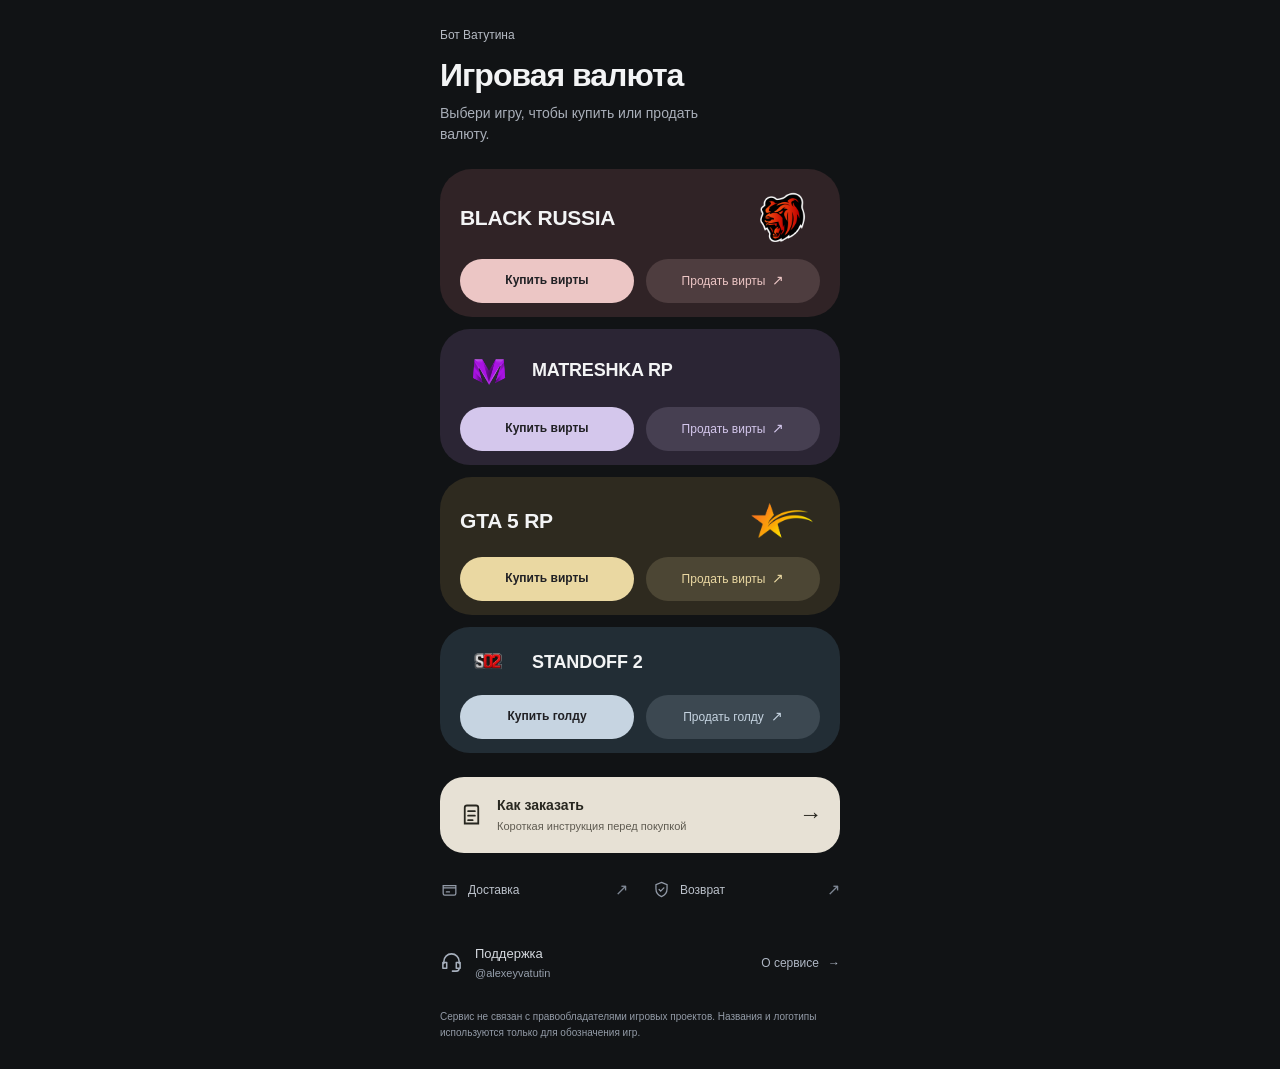
<file: index.html>
<!DOCTYPE html>
<html lang="ru">
<head>
  <meta charset="UTF-8">
  <meta name="viewport" content="width=device-width, initial-scale=1.0, maximum-scale=1.0, user-scalable=no">
  <meta name="theme-color" content="#111315">
  <title>Бот Ватутина</title>
  <script src="https://telegram.org/js/telegram-web-app.js"></script>
  <link rel="stylesheet" href="./style.css?v=31-final-notice9">
</head>
<body>
  <div class="container">
    <div id="home" class="screen active">
      <div class="card home-content">
        <header class="home-heading">
          <div class="home-brand">Бот Ватутина</div>
          <h1 class="title">Игровая валюта</h1>
          <p class="subtitle">Выбери игру, чтобы купить или продать валюту.</p>
        </header>

        <section class="game-catalog" aria-label="Выбор игры">

          <article class="game-card game-card-br">
            <div class="game-card-top">
              <img class="catalog-logo" src="black-russia.png" alt="" aria-hidden="true">
              <span class="game-unit">Вирты</span>
            </div>
            <h2 class="game-card-name">BLACK RUSSIA</h2>
            <div class="game-card-actions">
              <button class="btn game-buy" type="button" onclick="buyGameFromHome('br')" aria-label="Купить вирты — BLACK RUSSIA">Купить вирты</button>
              <button class="game-sell" type="button" onclick="sellGameFromHome('br')" aria-label="Продать вирты — BLACK RUSSIA">Продать вирты<span aria-hidden="true">↗</span></button>
            </div>
          </article>
          <article class="game-card game-card-mat">
            <div class="game-card-top">
              <img class="catalog-logo" src="matreshka.png" alt="" aria-hidden="true">
              <span class="game-unit">Вирты</span>
            </div>
            <h2 class="game-card-name">MATRESHKA RP</h2>
            <div class="game-card-actions">
              <button class="btn game-buy" type="button" onclick="buyGameFromHome('mat')" aria-label="Купить вирты — MATRESHKA RP">Купить вирты</button>
              <button class="game-sell" type="button" onclick="sellGameFromHome('mat')" aria-label="Продать вирты — MATRESHKA RP">Продать вирты<span aria-hidden="true">↗</span></button>
            </div>
          </article>
          <article class="game-card game-card-gta">
            <div class="game-card-top">
              <img class="catalog-logo" src="gta5rp.png" alt="" aria-hidden="true">
              <span class="game-unit">Вирты</span>
            </div>
            <h2 class="game-card-name">GTA 5 RP</h2>
            <div class="game-card-actions">
              <button class="btn game-buy" type="button" onclick="buyGameFromHome('gta')" aria-label="Купить вирты — GTA 5 RP">Купить вирты</button>
              <button class="game-sell" type="button" onclick="sellGameFromHome('gta')" aria-label="Продать вирты — GTA 5 RP">Продать вирты<span aria-hidden="true">↗</span></button>
            </div>
          </article>
          <article class="game-card game-card-so2">
            <div class="game-card-top">
              <img class="catalog-logo" src="standoff.png" alt="" aria-hidden="true">
              <span class="game-unit">Голда</span>
            </div>
            <h2 class="game-card-name">STANDOFF 2</h2>
            <div class="game-card-actions">
              <button class="btn game-buy" type="button" onclick="buyGameFromHome('so2')" aria-label="Купить голду — STANDOFF 2">Купить голду</button>
              <button class="game-sell" type="button" onclick="sellGameFromHome('so2')" aria-label="Продать голду — STANDOFF 2">Продать голду<span aria-hidden="true">↗</span></button>
            </div>
          </article>
        </section>

        <nav class="home-help" aria-label="Информация о заказе">
          <button class="order-guide-link" type="button" onclick="openOrderGuide()">
            <svg viewBox="0 0 24 24" fill="none" aria-hidden="true">
              <path d="M8 4h8a2 2 0 0 1 2 2v14H6V6a2 2 0 0 1 2-2Z" stroke="currentColor" stroke-width="1.6"/>
              <path d="M9 9h6M9 13h6M9 17h4" stroke="currentColor" stroke-width="1.6" stroke-linecap="round"/>
            </svg>
            <span class="guide-copy"><strong>Как заказать</strong><span>Короткая инструкция перед покупкой</span></span>
            <span class="guide-arrow" aria-hidden="true">→</span>
          </button>
          <div class="home-help-links">
            <button class="home-link" type="button" onclick="openDeliveryInfo()">
              <svg viewBox="0 0 24 24" fill="none" aria-hidden="true"><path d="M4 7h16v10a2 2 0 0 1-2 2H6a2 2 0 0 1-2-2V7ZM4 10h16M8 15h4" stroke="currentColor" stroke-width="1.6" stroke-linecap="round"/></svg>
              <span>Доставка</span><span class="link-arrow" aria-hidden="true">↗</span>
            </button>
            <button class="home-link" type="button" onclick="openRefundInfo()">
              <svg viewBox="0 0 24 24" fill="none" aria-hidden="true"><path d="M12 3 19 6v5c0 4.4-2.8 8.3-7 10-4.2-1.7-7-5.6-7-10V6l7-3Z" stroke="currentColor" stroke-width="1.6"/><path d="m9 12 2 2 4-4" stroke="currentColor" stroke-width="1.6" stroke-linecap="round"/></svg>
              <span>Возврат</span><span class="link-arrow" aria-hidden="true">↗</span>
            </button>
          </div>
        </nav>

        <div class="home-contact-row">
          <button class="home-support" type="button" onclick="openSupport()">
            <svg viewBox="0 0 24 24" fill="none" aria-hidden="true"><path d="M4 13v-2a8 8 0 0 1 16 0v2M4 12H3v6h4v-6H4Zm16 0h1v6h-4v-6h3ZM20 18a3 3 0 0 1-3 3h-4" stroke="currentColor" stroke-width="1.6" stroke-linecap="round" stroke-linejoin="round"/></svg>
            <span><strong>Поддержка</strong><small>@alexeyvatutin</small></span>
          </button>
          <button class="home-about" type="button" onclick="openInfo()">О сервисе <span aria-hidden="true">→</span></button>
        </div>
        <div class="footer">
          Сервис не связан с правообладателями игровых проектов. Названия и логотипы используются только для обозначения игр.
        </div>
      </div>
    </div>

    <div id="actions" class="screen">
      <div class="card">
        <div class="topbar">
          <button class="back-btn" onclick="goHome()">←</button>
          <div>
            <div class="section-title">Выбор действия</div>
            <h2 id="actionsTitle">Игра</h2>
          </div>
        </div>

        <div class="badge-row">
          <div class="badge">Игра: <strong id="actionsGameBadge">—</strong></div>
        </div>

        <div class="stack">
          <button class="btn btn-primary center" onclick="openBuyFlow()">КУПИТЬ ВИРТЫ</button>
          <button class="btn btn-sell" onclick="sellVirts()">ПРОДАТЬ ВИРТЫ</button>
        </div>

        <div class="footer">
          Покупка открывает оформление заказа. 
          Продажа оформляется как заявка менеджеру в Telegram.
        </div>
      </div>
    </div>

    <div id="servers" class="screen">
      <div class="card">
        <div class="topbar">
          <button class="back-btn" onclick="goActions()">←</button>
          <div>
            <div class="section-title">Купить вирты</div>
            <h2>Выбор сервера</h2>
          </div>
        </div>

        <div class="badge-row">
          <div class="badge">Игра: <strong id="serversGameBadge">—</strong></div>
        </div>

        <input id="serverSearch" class="search-box" placeholder="Поиск сервера..." oninput="filterServers()" enterkeyhint="search" autocomplete="off">
        <div id="serversContainer" class="servers-wrapper"></div>
      </div>
    </div>

    <div id="buy" class="screen">
      <div class="card">
        <div class="topbar">
          <button class="back-btn" onclick="goServers()">←</button>
          <div>
            <div class="section-title">Оформление заказа</div>
            <h2>Покупка виртов</h2>
          </div>
        </div>

        <div class="selected-box">
          <div class="selected-row"><span>Игра</span><strong id="buyGameName">—</strong></div>
          <div class="selected-row"><span>Сервер</span><strong id="buyServerName">—</strong></div>
          <div class="selected-row"><span>Получение</span><strong id="buyDeliveryMethodText">Трейдом</strong></div>
        </div>

        <input id="nickname" class="field" placeholder="Введите игровой ник" enterkeyhint="done" autocomplete="off" autocapitalize="none" spellcheck="false">

        <div class="delivery-box">
          <div class="section-title">Способ получения</div>
          <div class="delivery-toggle">
            <button type="button" id="deliveryTradeBtn" class="delivery-option active" onclick="setDeliveryMethod('trade')">
              Получить трейдом
            </button>
            <button type="button" id="deliveryBankBtn" class="delivery-option" onclick="setDeliveryMethod('bank')">
              Получить банком
            </button>
          </div>
          <input id="bankAccount" class="field delivery-extra" type="text" inputmode="numeric" placeholder="Номер банковского счёта" oninput="sanitizeBankAccount()" enterkeyhint="done" autocomplete="off">
          <div id="deliveryHint" class="delivery-hint">Выдача будет отмечена как трейд.</div>
        </div>

        <input id="promoInput" class="field" placeholder="Промокод (необязательно)" oninput="handlePromoInput()" enterkeyhint="done" autocomplete="off" autocapitalize="characters" spellcheck="false">
        <div id="promoStatus" class="helper-text"></div>

        <div class="grid-2">
          <div class="input-group">
            <label for="virtualAmount">Количество валюты (кк)</label>
            <input id="virtualAmount" class="field" type="number" min="0" step="0.01" placeholder="Например, 10" oninput="updateFromVirtual()" enterkeyhint="done" autocomplete="off">
          </div>
          <div class="input-group">
            <label for="moneyAmount">Сумма по курсу (₽)</label>
            <input id="moneyAmount" class="field" type="number" min="0" step="0.01" placeholder="Например, 450" oninput="updateFromMoney()" enterkeyhint="done" autocomplete="off">
          </div>
        </div>

        <div class="discounts">
          <div class="discounts-title">Тарифы и скидки</div>
          <div id="discountsList"></div>
        </div>

        <div class="summary-box">
          <div class="summary-row"><span>Курс</span><strong id="rateText">—</strong></div>
          <div class="summary-row"><span>Сумма без промокода</span><strong id="subtotalText">0 ₽</strong></div>
          <div class="summary-row"><span>Скидка по промокоду</span><strong id="promoDiscountText">0 ₽</strong></div>
          <div class="summary-row total"><span>Итого</span><strong id="totalText">0 ₽</strong></div>
        </div>

        <button class="btn btn-primary center" onclick="buy()">Купить</button>

        <div class="footer">
          Заявку обработает менеджер. Сумму и промокод подтвердит менеджер; онлайн-оплаты в мини-приложении нет.
        </div>
      </div>
    </div>



    <div id="orderGuide" class="screen">
      <div class="card">
        <div class="topbar">
          <button class="back-btn" onclick="goHome()">←</button>
          <div>
            <div class="section-title">Информация</div>
            <h2>Как проходит заказ</h2>
          </div>
        </div>

        <div class="info-box">
          <div class="info-box-title">Порядок оформления</div>
          <div class="info-box-text">
            Выберите игру, сервер, количество игровой валюты и способ получения. После оформления заказ передаётся в обработку, а данные проверяются менеджером.
          </div>
        </div>

        <div class="info-box">
          <div class="info-box-title">Что нужно указать</div>
          <div class="info-box-text">
            Для оформления потребуются игровой ник, выбранный сервер, объём заказа и способ получения: трейдом или через игровой банк, если такой способ доступен.
          </div>
        </div>
      </div>
    </div>

    <div id="deliveryInfo" class="screen">
      <div class="card">
        <div class="topbar">
          <button class="back-btn" onclick="goHome()">←</button>
          <div>
            <div class="section-title">Информация</div>
            <h2>Оплата и доставка</h2>
          </div>
        </div>

        <div class="info-box">
          <div class="info-box-title">Цифровой товар</div>
          <div class="info-box-text">
            Товар является цифровым. Физическая доставка не осуществляется. Передача выполняется внутри выбранной игры на указанном сервере.
          </div>
        </div>

        <div class="info-box">
          <div class="info-box-title">Способ получения</div>
          <div class="info-box-text">
            Доступные способы получения: трейдом или через игровой банк, если такой способ предусмотрен для выбранной игры и сервера.
          </div>
        </div>
      </div>
    </div>

    <div id="refundInfo" class="screen">
      <div class="card">
        <div class="topbar">
          <button class="back-btn" onclick="goHome()">←</button>
          <div>
            <div class="section-title">Информация</div>
            <h2>Возврат и отмена</h2>
          </div>
        </div>

        <div class="info-box">
          <div class="info-box-title">Отмена заказа</div>
          <div class="info-box-text">
            Заказ можно отменить до начала выполнения. Если заказ уже выполнен и цифровой товар передан покупателю, возврат невозможен, кроме случаев ошибки со стороны сервиса.
          </div>
        </div>

        <div class="info-box">
          <div class="info-box-title">Если заказ не выполнен</div>
          <div class="info-box-text">
            Если заказ не может быть выполнен по техническим причинам, покупателю предлагается возврат средств или согласование другого способа выполнения.
          </div>
        </div>
      </div>
    </div>

    <div id="info" class="screen">
      <div class="card">
        <div class="topbar">
          <button class="back-btn" onclick="goHome()">←</button>
          <div>
            <div class="section-title">О сервисе</div>
            <h2>Информация</h2>
          </div>
        </div>

        <div class="info-box">
          <div class="info-box-title">О сервисе</div>
          <div class="info-box-text">
            Через mini-app можно оформить заказ на цифровые игровые товары и услуги.
            Подробные условия использования сервиса размещены в разделах ниже.
          </div>
        </div>

        <div class="stack">
          <button class="btn btn-secondary" onclick="openPrivacyPolicy()">Политика конфиденциальности</button>
          <button class="btn btn-secondary" onclick="openUserAgreement()">Пользовательское соглашение</button>

          <button class="btn btn-secondary" onclick="openSupport()">Поддержка</button>
        </div>
      </div>
    </div>

    <div id="privacy" class="screen">
      <div class="card">
        <div class="topbar">
          <button class="back-btn" onclick="goInfo()">←</button>
          <div>
            <div class="section-title">О сервисе</div>
            <h2>Политика конфиденциальности</h2>
          </div>
        </div>

        <div class="legal-text">
Политика конфиденциальности

1. Общие положения
Настоящая политика конфиденциальности определяет порядок обработки информации пользователей сервиса t.me/alexeyvatutin_bot и mini-app.

2. Какие данные могут использоваться
- Telegram username и технические данные Telegram;
- игровой ник;
- выбранная игра, сервер, объём заказа;
- промокод;
- способ получения заказа;
- номер игрового банковского счёта, если выбран способ получения банком.

3. Для чего используются данные
- оформление и обработка заказа;
- связь с пользователем;
- предоставление поддержки;
- улучшение работы сервиса;
- предотвращение злоупотреблений.

4. Передача третьим лицам
Данные могут передаваться только в объёме, необходимом для обработки платежей, исполнения требований законодательства или защиты сервиса.

5. Контакты
По вопросам обработки данных: @alexeyvatutin
        </div>
      </div>
    </div>

    <div id="agreement" class="screen">
      <div class="card">
        <div class="topbar">
          <button class="back-btn" onclick="goInfo()">←</button>
          <div>
            <div class="section-title">О сервисе</div>
            <h2>Пользовательское соглашение</h2>
          </div>
        </div>

        <div class="legal-text">
Пользовательское соглашение

1. Общие положения
Сервис t.me/alexeyvatutin_bot и mini-app предоставляет возможность оформления заказов на цифровые игровые товары и услуги.

2. Обязанности пользователя
Пользователь обязуется:
- указывать корректные данные при оформлении заказа;
- проверять игру, сервер, ник и параметры заказа;
- не использовать сервис в противоправных целях;
- не нарушать работу сервиса.

3. Порядок оформления заказа
Пользователь самостоятельно оформляет заказ через интерфейс mini-app. Заказ передаётся в обработку после подтверждения и/или оплаты.

4. Ответственность
Сервис не несёт ответственности за ошибки пользователя в нике, сервере, способе получения или иных параметрах заказа.

5. Ограничение ответственности
Сервис не отвечает за технические сбои Telegram, платёжных систем, игровых платформ и иных внешних сервисов.

6. Поддержка
По всем вопросам: @alexeyvatutin
        </div>
      </div>
    </div>
  </div>

  <dialog id="purchaseNotice" class="purchase-notice" aria-labelledby="purchaseNoticeTitle" aria-describedby="purchaseNoticeText purchaseNoticeAlternative">
    <button class="purchase-notice-close" type="button" aria-label="Закрыть" onclick="closePurchaseNotice()">
      <svg viewBox="0 0 24 24" fill="none" aria-hidden="true">
        <path d="m7 7 10 10M17 7 7 17" stroke="currentColor" stroke-width="1.8" stroke-linecap="round"/>
      </svg>
    </button>
    <h2 id="purchaseNoticeTitle">Сейчас не можем принять заказ</h2>
    <p id="purchaseNoticeText">У нас много заказов, и мы временно не принимаем новые.</p>
    <p id="purchaseNoticeAlternative" class="purchase-notice-alternative">Вы можете купить вирты в <span class="purchase-notice-handle">@PlatinovBot</span>. Это другой магазин — мы не отвечаем за его условия и выполнение заказов.</p>
    <a class="purchase-notice-visit" href="https://t.me/PlatinovBot" target="_blank" rel="noopener noreferrer" onclick="openPurchaseNoticeLink(event)">Перейти в @PlatinovBot</a>
  </dialog>

  <script src="./script.js?v=27-final-notice9"></script>
</body>
</html>
</file>
<file: style.css>
:root {
  color-scheme: dark;
  --bg-page: #111315;
  --bg-card: #1a1c1f;
  --bg-soft: #24272b;
  --bg-soft-hover: #2c3035;
  --border: #363a40;
  --text-main: #f3f4f5;
  --text-muted: #a9afb9;
  --accent: #a9c7ff;
  --accent-hover: #bdd4ff;
  --success: #8ccea9;
  --danger: #f2a2ab;
  --warning: #e3c28b;
  --radius-lg: 20px;
  --radius-md: 12px;
  --radius-sm: 10px;
}

* { box-sizing: border-box; }

html {
  min-width: 280px;
  background: var(--bg-page);
  -webkit-text-size-adjust: 100%;
}

body {
  margin: 0;
  min-height: 100vh;
  min-height: 100dvh;
  background: var(--bg-page);
  color: var(--text-main);
  font-family: -apple-system, BlinkMacSystemFont, "Segoe UI", Roboto, Helvetica, Arial, sans-serif;
  font-size: 14px;
  line-height: 1.5;
  -webkit-font-smoothing: antialiased;
}

button, input { font: inherit; }
button { -webkit-tap-highlight-color: transparent; touch-action: manipulation; }
button:focus-visible, input:focus-visible { outline: 2px solid var(--accent); outline-offset: 3px; }
button:disabled { opacity: 0.45; cursor: default; }
::selection { background: #3b5479; color: #fff; }

.container, body .restricted-wrap {
  width: min(100%, 440px);
  margin: 0 auto;
  padding: max(20px, env(safe-area-inset-top)) 12px max(28px, env(safe-area-inset-bottom));
}

.screen { display: none; }
.screen.active { display: block; }

.card, body .restricted-card {
  padding: 24px 20px 20px;
  border: 1px solid #303339;
  border-radius: var(--radius-lg);
  background: var(--bg-card);
  box-shadow: none;
  backdrop-filter: none;
}

h1, h2, h3, p { margin: 0; }

.title {
  margin-bottom: 10px;
  font-size: 27px;
  line-height: 1.16;
  font-weight: 650;
  letter-spacing: -0.8px;
  text-wrap: balance;
}

.subtitle {
  margin-bottom: 24px;
  color: var(--text-muted);
  font-size: 14px;
  line-height: 1.55;
}

.stack { display: flex; flex-direction: column; gap: 10px; }

.btn {
  width: 100%;
  min-height: 48px;
  padding: 13px 15px;
  border: 1px solid var(--border);
  border-radius: var(--radius-md);
  background: var(--bg-soft);
  color: var(--text-main);
  cursor: pointer;
  text-align: left;
  font-size: 14px;
  line-height: 1.4;
  font-weight: 600;
  transition: background-color 140ms ease, border-color 140ms ease, color 140ms ease;
}

.btn:active, .back-btn:active, .quick-info-tile:active, .delivery-option:active { opacity: 0.8; }

/* Also override the game styles inserted by the archived script, without changing its logic. */
body .btn-game {
  position: relative;
  display: flex;
  align-items: center;
  justify-content: space-between;
  gap: 10px;
  min-height: 88px;
  padding: 14px 13px;
  overflow: hidden;
  border-color: var(--border);
  background: var(--bg-soft);
  color: var(--text-main);
  text-shadow: none;
  box-shadow: none;
  filter: none;
}

body .btn-game::before, body .btn-game::after { content: none; }
.game-left { display: flex; align-items: center; gap: 13px; min-width: 0; }

.game-icon, .game-fallback {
  display: flex;
  align-items: center;
  justify-content: center;
  width: 50px;
  height: 50px;
  flex: 0 0 50px;
  border: 1px solid #3b3e45;
  border-radius: 11px;
  background: #191c20;
}

.game-icon img, .game-icon svg {
  display: block;
  width: 41px;
  height: 41px;
  max-width: 41px;
  max-height: 41px;
  object-fit: contain;
}

.btn-game-gta .game-icon img { width: 41px; height: auto; max-height: 34px; }
.btn-game-so2 .game-icon img { width: 48px; height: 48px; max-width: 48px; max-height: 48px; }
.game-fallback { font-size: 18px; font-weight: 600; }
.game-meta { display: flex; flex-direction: column; gap: 4px; min-width: 0; }
.game-name { font-size: 15px; line-height: 1.2; font-weight: 650; letter-spacing: 0.05px; }
.game-note { color: #b6bcc5; font-size: 12px; line-height: 1.35; font-weight: 400; }
.game-arrow { flex: 0 0 auto; margin-left: 2px; color: #a3aab5; font-size: 25px; line-height: 1; font-weight: 400; }

.btn-primary, body .btn-gold {
  border-color: var(--accent) !important;
  background: var(--accent) !important;
  color: #162238 !important;
  box-shadow: none !important;
  text-align: center;
  font-weight: 650;
  letter-spacing: 0.1px;
}

.btn-primary.center, .btn-sell { text-align: center; }
.btn-secondary, .btn-sell { border-color: var(--border); background: var(--bg-soft); }

.quick-info-grid {
  display: grid;
  grid-template-columns: repeat(3, minmax(0, 1fr));
  gap: 8px;
  margin: 6px 0;
}

.quick-info-tile {
  display: flex;
  flex-direction: column;
  align-items: flex-start;
  justify-content: space-between;
  gap: 14px;
  min-height: 92px;
  padding: 13px 10px;
  border: 1px solid var(--border);
  border-radius: var(--radius-md);
  background: #202327;
  color: var(--text-main);
  cursor: pointer;
  text-align: left;
  transition: background-color 140ms ease, border-color 140ms ease;
}

.quick-info-icon { display: flex; align-items: center; justify-content: center; width: 22px; height: 22px; flex: 0 0 22px; color: #bfc6d1; }
.quick-info-icon svg { width: 22px; height: 22px; }
.quick-info-title { font-size: 12px; line-height: 1.3; font-weight: 600; }

.topbar { display: flex; align-items: center; gap: 13px; margin-bottom: 24px; }
.topbar > div { min-width: 0; }

.back-btn {
  width: 42px;
  height: 42px;
  flex: 0 0 42px;
  padding: 0;
  border: 1px solid var(--border);
  border-radius: 11px;
  background: var(--bg-soft);
  color: var(--text-main);
  cursor: pointer;
  font-size: 21px;
  line-height: 1;
  transition: background-color 140ms ease;
}

h2, body .restricted-card h2 {
  font-size: 23px;
  line-height: 1.2;
  font-weight: 600;
  letter-spacing: -0.5px;
  overflow-wrap: anywhere;
}

.section-title { margin: 0 0 5px; color: var(--text-muted); font-size: 12px; line-height: 1.4; font-weight: 400; }
.badge-row { display: flex; flex-wrap: wrap; gap: 8px; margin-bottom: 20px; }
.badge { display: inline-flex; align-items: center; gap: 6px; padding: 7px 10px; border: 1px solid var(--border); border-radius: 7px; background: #202327; color: var(--text-muted); font-size: 12px; }
.badge strong { color: var(--text-main); font-weight: 600; }

.search-box, .field {
  display: block;
  width: 100%;
  min-width: 0;
  min-height: 48px;
  margin-bottom: 12px;
  padding: 13px;
  border: 1px solid #434850;
  border-radius: var(--radius-sm);
  background: #16181b;
  color: var(--text-main);
  caret-color: var(--accent);
  font-size: 16px;
  line-height: 1.4;
  transition: border-color 140ms ease;
}

.search-box:focus, .field:focus { border-color: var(--accent); }
.field::placeholder, .search-box::placeholder { color: #9ba3af; opacity: 1; }

.servers-wrapper { max-height: 410px; overflow-y: auto; overscroll-behavior-y: contain; padding-right: 4px; scrollbar-width: thin; scrollbar-color: #565c66 transparent; }
.server-btn { margin-bottom: 8px; background: #22252a; }
.server-btn small { display: block; margin-top: 4px; color: var(--text-muted); font-size: 12px; font-weight: 400; }

.selected-box, .discounts, .summary-box, .legal-text, .info-box, .delivery-box {
  margin-bottom: 16px;
  padding: 15px;
  border: 1px solid var(--border);
  border-radius: var(--radius-md);
  background: #202327;
}

.selected-row, .summary-row, .discount-line, body .discount-row { display: flex; justify-content: space-between; gap: 12px; font-size: 13px; line-height: 1.5; }
.selected-row + .selected-row, .summary-row + .summary-row, .discount-line + .discount-line, body .discount-row + .discount-row { margin-top: 9px; }
.selected-row span, .summary-row span, .discount-line, body .discount-row { color: var(--text-muted); }
.selected-row strong, .summary-row strong, .discount-line strong, .discount-row strong { color: var(--text-main); font-weight: 600; text-align: right; font-variant-numeric: tabular-nums; }
.discounts-title, .info-box-title { margin-bottom: 11px; font-size: 14px; line-height: 1.4; font-weight: 600; }

.grid-2 { display: grid; grid-template-columns: minmax(0, 1fr) minmax(0, 1fr); gap: 12px; margin-bottom: 16px; }
.input-group label { display: block; margin-bottom: 7px; color: #bec4cd; font-size: 12px; font-weight: 400; }
.input-group .field { margin-bottom: 0; }
.delivery-box .section-title { margin-bottom: 12px; }
.delivery-toggle { display: grid; grid-template-columns: minmax(0, 1fr) minmax(0, 1fr); gap: 8px; margin-bottom: 10px; }

.delivery-option {
  min-height: 46px;
  padding: 11px 8px;
  border: 1px solid #454b54;
  border-radius: 8px;
  background: #292d33;
  color: #c2c8d1;
  cursor: pointer;
  font-size: 13px;
  line-height: 1.4;
  font-weight: 500;
  transition: background-color 140ms ease, border-color 140ms ease;
}

.delivery-option.active { border-color: var(--accent); background: #29364b; color: #d9e6ff; }
.delivery-extra { display: none; margin-bottom: 0; }
.delivery-extra.show { display: block; margin-top: 6px; }
.delivery-hint, .helper-text { min-height: 18px; color: var(--text-muted); font-size: 12px; line-height: 1.5; }
.delivery-hint { margin-top: 8px; }
.helper-text { margin: -4px 0 16px; }
.helper-text.success { color: var(--success); }
.helper-text.warning { color: var(--warning); }
.summary-row.total { align-items: baseline; margin-top: 14px; padding-top: 14px; border-top: 1px solid var(--border); font-size: 15px; }
.summary-row.total span { color: var(--text-main); }
.summary-row.total strong { font-size: 22px; line-height: 1.2; letter-spacing: -0.5px; }
.legal-text, .info-box-text, body .restricted-card p { color: #c5cad2; font-size: 14px; line-height: 1.65; overflow-wrap: anywhere; }
.legal-text { white-space: pre-line; }
body .restricted-card h2 { margin-bottom: 14px; }
.footer { margin-top: 21px; color: var(--text-muted); font-size: 11px; line-height: 1.6; text-align: center; }
#home .footer { padding-top: 18px; border-top: 1px solid #30343a; }
.muted-center { color: var(--text-muted); font-size: 13px; line-height: 1.5; text-align: center; }

@media (hover: hover) {
  body .btn-game:hover, .btn-secondary:hover, .btn-sell:hover, .server-btn:hover, .back-btn:hover, .quick-info-tile:hover {
    border-color: #555c66;
    background: var(--bg-soft-hover);
    filter: none;
  }
  .btn-primary:hover, body .btn-gold:hover { border-color: var(--accent-hover) !important; background: var(--accent-hover) !important; }
  .delivery-option:not(.active):hover { background: #343a43; }
}

@media (max-width: 420px) {
  .grid-2, .delivery-toggle { grid-template-columns: minmax(0, 1fr); }
}

@media (max-width: 350px) {
  .container, body .restricted-wrap { padding: 12px 8px 24px; }
  .card, body .restricted-card { padding: 20px 14px 16px; border-radius: 16px; }
  .title { font-size: 24px; }
  .game-left { gap: 10px; }
  .game-icon, .game-fallback { width: 44px; height: 48px; flex-basis: 44px; }
  .game-name { font-size: 14px; }
  .game-note { font-size: 11px; }
  .quick-info-tile { padding: 12px 8px; }
  .quick-info-title { font-size: 11px; }
}

@media (prefers-reduced-motion: reduce) {
  *, *::before, *::after { animation: none !important; transition: none !important; }
}

/* Home catalog: game cards, guide, utility links, and contacts have distinct roles. */
#home > .home-content {
  padding: 6px 8px 0;
  border: 0;
  border-radius: 0;
  background: transparent;
}

.home-heading { margin-bottom: 24px; }
.home-brand { margin-bottom: 13px; color: #b5bac3; font-size: 12px; font-weight: 500; }
#home .title { margin-bottom: 9px; font-size: 32px; line-height: 1.15; letter-spacing: -1px; }
#home .subtitle { max-width: 300px; margin-bottom: 0; color: #a9afb9; font-size: 14px; line-height: 1.5; }

.game-catalog { display: grid; grid-template-columns: minmax(0, 1fr) minmax(0, 1fr); gap: 12px; }
.game-card {
  --game-action: #c6d4e1;
  --game-bg: #20282e;
  --game-border: #35414c;
  display: flex;
  flex-direction: column;
  min-width: 0;
  padding: 16px 13px 9px;
  border: 1px solid var(--game-border);
  border-radius: 15px;
  background: var(--game-bg);
}
.game-card-br { --game-action: #ecc6c5; --game-bg: #2a2023; --game-border: #4b333b; }
.game-card-mat { --game-action: #d4c7ec; --game-bg: #26222e; --game-border: #40364e; }
.game-card-gta { --game-action: #ead8a2; --game-bg: #29261e; --game-border: #49412e; }
.game-card-top { display: flex; align-items: flex-start; justify-content: space-between; gap: 8px; min-height: 58px; }
.catalog-logo { display: block; width: 48px; height: 48px; flex: 0 0 48px; object-fit: contain; }
.game-card-gta .catalog-logo { height: 39px; margin-top: 4px; }
.game-card-so2 .catalog-logo { width: 56px; height: 56px; margin: -4px 0 -4px -4px; }
.game-unit { padding-top: 3px; color: var(--game-action); font-size: 10px; line-height: 1.4; letter-spacing: 0.4px; text-transform: uppercase; }
.game-card-name { margin: 9px 0 17px; font-size: 14px; line-height: 1.3; font-weight: 650; letter-spacing: 0; overflow-wrap: normal; }
.game-card-actions { margin-top: auto; }
.game-buy {
  min-height: 44px;
  padding: 11px 6px;
  border: 1px solid var(--game-action);
  border-radius: 8px;
  background: var(--game-action);
  color: #202024;
  font-size: 12px;
  font-weight: 650;
  text-align: center;
}
.game-sell {
  display: flex;
  align-items: center;
  justify-content: center;
  gap: 7px;
  width: 100%;
  min-height: 44px;
  margin-top: 3px;
  padding: 8px 0;
  border: 0;
  border-radius: 6px;
  background: transparent;
  color: var(--game-action);
  cursor: pointer;
  font-size: 11px;
  font-weight: 500;
}
.game-sell > span { font-size: 14px; }

.home-help { margin-top: 24px; }
.order-guide-link {
  display: flex;
  align-items: center;
  gap: 12px;
  width: 100%;
  min-height: 76px;
  padding: 16px;
  border: 1px solid #e7e1d5;
  border-radius: 12px;
  background: #e7e1d5;
  color: #282720;
  text-align: left;
  cursor: pointer;
}
.order-guide-link > svg { width: 27px; height: 27px; flex: 0 0 27px; }
.guide-copy { display: flex; flex-direction: column; gap: 3px; }
.guide-copy strong { font-size: 14px; font-weight: 650; }
.guide-copy > span { color: #5f5b51; font-size: 11px; line-height: 1.4; }
.guide-arrow { margin-left: auto; font-size: 23px; line-height: 1; }
.home-help-links { display: grid; grid-template-columns: minmax(0, 1fr) minmax(0, 1fr); gap: 24px; margin-top: 8px; }
.home-link { display: flex; align-items: center; gap: 9px; min-height: 54px; padding: 11px 0; border: 0; background: transparent; color: #bcc2cb; cursor: pointer; font-size: 12px; text-align: left; }
.home-link svg { width: 19px; height: 19px; flex: 0 0 19px; color: #929aa7; }
.link-arrow { margin-left: auto; color: #7f8895; font-size: 16px; }
.home-contact-row { display: flex; align-items: center; justify-content: space-between; gap: 16px; margin-top: 10px; padding-top: 19px; border-top: 1px solid #30343a; }
.home-support { display: flex; align-items: center; gap: 12px; min-height: 48px; padding: 0; border: 0; background: transparent; color: #d5d9df; text-align: left; cursor: pointer; }
.home-support > svg { width: 23px; height: 23px; flex: 0 0 23px; color: #a6afbc; }
.home-support > span { display: flex; flex-direction: column; gap: 1px; }
.home-support strong { font-size: 13px; font-weight: 500; }
.home-support small { color: #959eab; font-size: 11px; }
.home-about { display: flex; align-items: center; gap: 9px; min-height: 44px; padding: 0; border: 0; background: transparent; color: #aeb6c3; cursor: pointer; font-size: 12px; white-space: nowrap; }
#home .footer { margin-top: 22px; padding: 0; border: 0; color: #939ba7; font-size: 10px; line-height: 1.6; text-align: left; }

/* Avoid nesting identical panels inside the purchase and information screens. */
.selected-box { padding: 0 0 17px; border: 0; border-bottom: 1px solid var(--border); border-radius: 0; background: transparent; }
.delivery-box { padding: 3px 0 0; border: 0; border-radius: 0; background: transparent; }
.discounts { padding: 3px 0; border: 0; border-radius: 0; background: transparent; }
.summary-box { border-color: #3a4d66; background: #222d3d; }
.summary-row.total { border-top-color: #43526a; }
.info-box { padding: 0 0 18px; border: 0; border-bottom: 1px solid var(--border); border-radius: 0; background: transparent; }
.legal-text { padding: 0; border: 0; background: transparent; }
.server-btn { margin-bottom: 0; padding: 15px 3px; border: 0; border-bottom: 1px solid var(--border); border-radius: 0; background: transparent; }
.btn-sell { border-color: transparent; background: transparent; color: var(--accent); }

@media (hover: hover) {
  .game-buy:hover { filter: brightness(1.08); }
  .game-sell:hover {
    background: rgb(255 255 255 / 12%);
    background: color-mix(in srgb, var(--game-action) 24%, var(--game-bg));
  }
  .order-guide-link:hover { border-color: #f3eee3; background: #f3eee3; }
  .home-link:hover, .home-about:hover, .home-support:hover { color: #fff; }
}

@media (max-width: 350px) {
  #home > .home-content { padding: 6px 4px 0; }
  #home .title { font-size: 29px; }
  .game-catalog { gap: 10px; }
  .game-card { padding: 14px 10px 7px; border-radius: 12px; }
  .game-card-top { gap: 4px; }
  .catalog-logo { width: 42px; height: 44px; flex-basis: 42px; }
  .game-card-so2 .catalog-logo { width: 50px; height: 50px; }
  .game-card-name { font-size: 12px; }
  .game-unit { font-size: 9px; }
  .game-buy { font-size: 11px; }
  .game-sell { font-size: 10px; }
  .home-help-links { gap: 18px; }
  .order-guide-link { gap: 10px; padding: 13px; }
  .guide-copy > span { font-size: 10px; }
  .home-contact-row { gap: 10px; }
  .home-about { gap: 5px; font-size: 11px; }
}

/* Softer surfaces and a varied catalog, with no decorative outlines. */
:root {
  --radius-lg: 28px;
  --radius-md: 22px;
  --radius-sm: 16px;
}

.card, body .restricted-card { border: 0; border-radius: 28px; }
.btn { border: 0; border-radius: 18px; }
.back-btn { width: 44px; height: 44px; flex-basis: 44px; border: 0; border-radius: 50%; }
.badge { border: 0; border-radius: 50px; background: #282b30; }
.field, .search-box { border: 0; border-radius: 16px; background: #26292e; }
.delivery-option { border: 0; border-radius: 16px; }
.delivery-option.active { background: #354762; color: #e4edff; }
.summary-box { padding: 19px; border: 0; border-radius: 24px; background: #273448; }
.selected-box { border: 0; padding-bottom: 5px; }
.info-box { border: 0; margin-bottom: 24px; }
.legal-text { border-radius: 0; }
.server-btn { padding: 14px 10px; margin-bottom: 4px; border: 0; border-radius: 14px; }

.game-catalog { gap: 12px; }
.game-card { padding: 17px 16px 9px; border: 0; border-radius: 28px; }
.game-card-br { --game-bg: #302326; }
.game-card-mat { --game-bg: #2b2534; }
.game-card-gta { --game-bg: #2e2a1f; }
.game-card-so2 { --game-bg: #222d35; }
.game-card-top { min-height: 48px; }
.game-card-name { margin: 9px 0 14px; }
.game-buy { border: 0; border-radius: 22px; }
.game-sell {
  border-radius: 22px;
  background: rgb(255 255 255 / 8%);
  background: color-mix(in srgb, var(--game-action) 16%, var(--game-bg));
}

.game-card-br {
  display: grid;
  grid-column: 1 / -1;
  grid-template-columns: minmax(0, 1fr) 76px;
  grid-template-areas: "name art" "actions actions";
  align-items: center;
  gap: 10px 16px;
  padding: 18px 20px 14px;
  border-radius: 32px;
}
.game-card-br .game-card-top { grid-area: art; justify-content: center; align-items: center; min-height: 62px; }
.game-card-br .catalog-logo { width: 62px; height: 62px; flex-basis: 62px; }
.game-card-br .game-unit { display: none; }
.game-card-br .game-card-name { grid-area: name; margin: 0; font-size: 21px; letter-spacing: -0.3px; }
.game-card-br .game-card-actions, .game-card-so2 .game-card-actions {
  display: grid;
  grid-area: actions;
  grid-template-columns: minmax(0, 1fr) minmax(0, 1fr);
  align-items: center;
  gap: 12px;
  margin-top: 0;
}
.game-card-br .game-sell, .game-card-so2 .game-sell { margin-top: 0; font-size: 12px; }

.game-card-so2 {
  display: grid;
  grid-column: 1 / -1;
  grid-template-columns: 58px minmax(0, 1fr);
  grid-template-areas: "art name" "actions actions";
  align-items: center;
  gap: 10px 14px;
  padding: 14px 20px;
  border-radius: 30px;
}
.game-card-so2 .game-card-top { grid-area: art; min-height: 44px; align-items: center; }
.game-card-so2 .catalog-logo { width: 64px; height: 54px; margin: -5px 0 -5px -4px; flex-basis: 64px; }
.game-card-so2 .game-unit { display: none; }
.game-card-so2 .game-card-name { grid-area: name; margin: 0; font-size: 18px; letter-spacing: -0.1px; }

.order-guide-link { padding: 18px; border: 0; border-radius: 24px; }
.home-help-links { margin-top: 10px; }
.home-contact-row { border: 0; padding-top: 10px; margin-top: 12px; }

@media (max-width: 350px) {
  .card, body .restricted-card { border-radius: 26px; }
  .game-card { padding: 15px 13px 8px; border-radius: 26px; }
  .game-card-br { grid-template-columns: minmax(0, 1fr) 64px; padding: 16px 18px 12px; gap: 8px 10px; border-radius: 30px; }
  .game-card-br .game-card-name { font-size: 19px; }
  .game-card-br .catalog-logo { width: 56px; height: 56px; flex-basis: 56px; }
  .game-card-br .game-card-top { min-height: 56px; }
  .game-card-br .game-card-actions, .game-card-so2 .game-card-actions { gap: 8px; }
  .game-card-br .game-buy, .game-card-so2 .game-buy { font-size: 12px; }
  .game-card-br .game-sell, .game-card-so2 .game-sell { font-size: 11px; }
  .game-card-so2 { padding: 13px 18px; border-radius: 28px; }
  .game-card-so2 .game-card-name { font-size: 17px; }
  .order-guide-link { padding: 17px; border-radius: 24px; }
}

/* Every game uses the horizontal format, with alternating logo placement. */
.game-catalog { grid-template-columns: minmax(0, 1fr); }
.game-card-mat, .game-card-gta {
  display: grid;
  grid-column: 1 / -1;
  align-items: center;
}
.game-card-mat {
  grid-template-columns: 58px minmax(0, 1fr);
  grid-template-areas: "art name" "actions actions";
  gap: 10px 14px;
  padding: 16px 20px 14px;
  border-radius: 30px;
}
.game-card-gta {
  grid-template-columns: minmax(0, 1fr) 76px;
  grid-template-areas: "name art" "actions actions";
  gap: 10px 16px;
  padding: 18px 20px 14px;
  border-radius: 32px;
}
.game-card-mat .game-card-top, .game-card-gta .game-card-top {
  grid-area: art;
  align-items: center;
  justify-content: center;
  min-height: 52px;
}
.game-card-mat .catalog-logo { width: 56px; height: 52px; flex-basis: 56px; }
.game-card-gta .catalog-logo { width: 62px; height: 48px; flex-basis: 62px; margin: 0; }
.game-card-mat .game-unit, .game-card-gta .game-unit { display: none; }
.game-card-mat .game-card-name, .game-card-gta .game-card-name { grid-area: name; margin: 0; letter-spacing: -0.2px; }
.game-card-mat .game-card-name { font-size: 18px; }
.game-card-gta .game-card-name { font-size: 21px; }
.game-card-mat .game-card-actions, .game-card-gta .game-card-actions {
  display: grid;
  grid-area: actions;
  grid-template-columns: minmax(0, 1fr) minmax(0, 1fr);
  align-items: center;
  gap: 12px;
  margin-top: 0;
}
.game-card-mat .game-sell, .game-card-gta .game-sell { margin-top: 0; font-size: 12px; }

@media (max-width: 350px) {
  .game-card-mat { padding: 14px 18px 12px; gap: 8px 12px; border-radius: 28px; }
  .game-card-gta { grid-template-columns: minmax(0, 1fr) 64px; padding: 16px 18px 12px; gap: 8px 10px; border-radius: 30px; }
  .game-card-mat .game-card-name { font-size: 17px; }
  .game-card-gta .game-card-name { font-size: 19px; }
  .game-card-mat .catalog-logo { width: 50px; height: 48px; flex-basis: 50px; }
  .game-card-gta .catalog-logo { width: 56px; height: 44px; flex-basis: 56px; }
  .game-card-mat .game-card-top, .game-card-gta .game-card-top { min-height: 48px; }
  .game-card-mat .game-card-actions, .game-card-gta .game-card-actions { gap: 8px; }
  .game-card-mat .game-buy, .game-card-gta .game-buy { font-size: 12px; }
  .game-card-mat .game-sell, .game-card-gta .game-sell { font-size: 11px; }
}

body.purchase-notice-open { overflow: hidden; }

.purchase-notice {
  position: fixed;
  width: min(380px, calc(100% - 32px));
  max-height: calc(100vh - 32px);
  max-height: calc(100dvh - 32px);
  margin: auto;
  padding: 30px 26px 26px;
  border: 0;
  border-radius: 30px;
  background: #22262c;
  color: var(--text-main);
  box-shadow: 0 24px 80px rgb(0 0 0 / 35%);
  overflow-y: auto;
}

.purchase-notice::backdrop { background: rgb(0 0 0 / 72%); }

.purchase-notice-close {
  position: absolute;
  top: 10px;
  right: 10px;
  display: flex;
  align-items: center;
  justify-content: center;
  width: 40px;
  height: 40px;
  padding: 9px;
  border: 0;
  border-radius: 50%;
  background: transparent;
  color: #aeb8c6;
  cursor: pointer;
}

.purchase-notice-close svg { width: 20px; height: 20px; }

.purchase-notice h2 {
  margin: 1px 0 18px;
  padding-right: 25px;
  font-size: 23px;
  line-height: 1.25;
  font-weight: 600;
  letter-spacing: -0.5px;
  overflow-wrap: normal;
}

.purchase-notice p { color: #c0c7d1; font-size: 14px; line-height: 1.65; }
.purchase-notice .purchase-notice-alternative { margin-top: 12px; }
.purchase-notice-handle { color: #f2f4f7; font-weight: 600; white-space: nowrap; }

.purchase-notice-visit {
  display: flex;
  align-items: center;
  justify-content: center;
  min-height: 48px;
  margin-top: 24px;
  padding: 13px 20px;
  border-radius: 24px;
  background: var(--accent);
  color: #162238;
  font-size: 15px;
  line-height: 1.4;
  font-weight: 600;
  text-align: center;
  text-decoration: none;
}

.purchase-notice-visit:focus-visible { outline: 2px solid var(--accent); outline-offset: 4px; }

@media (hover: hover) {
  .purchase-notice-close:hover { background: rgb(255 255 255 / 7%); color: #fff; }
  .purchase-notice-visit:hover { background: var(--accent-hover); }
}

@media (max-width: 350px) {
  .purchase-notice { padding: 29px 22px 22px; border-radius: 28px; }
  .purchase-notice h2 { font-size: 21px; padding-right: 20px; }
  .purchase-notice p { font-size: 13px; }
}
</file>
